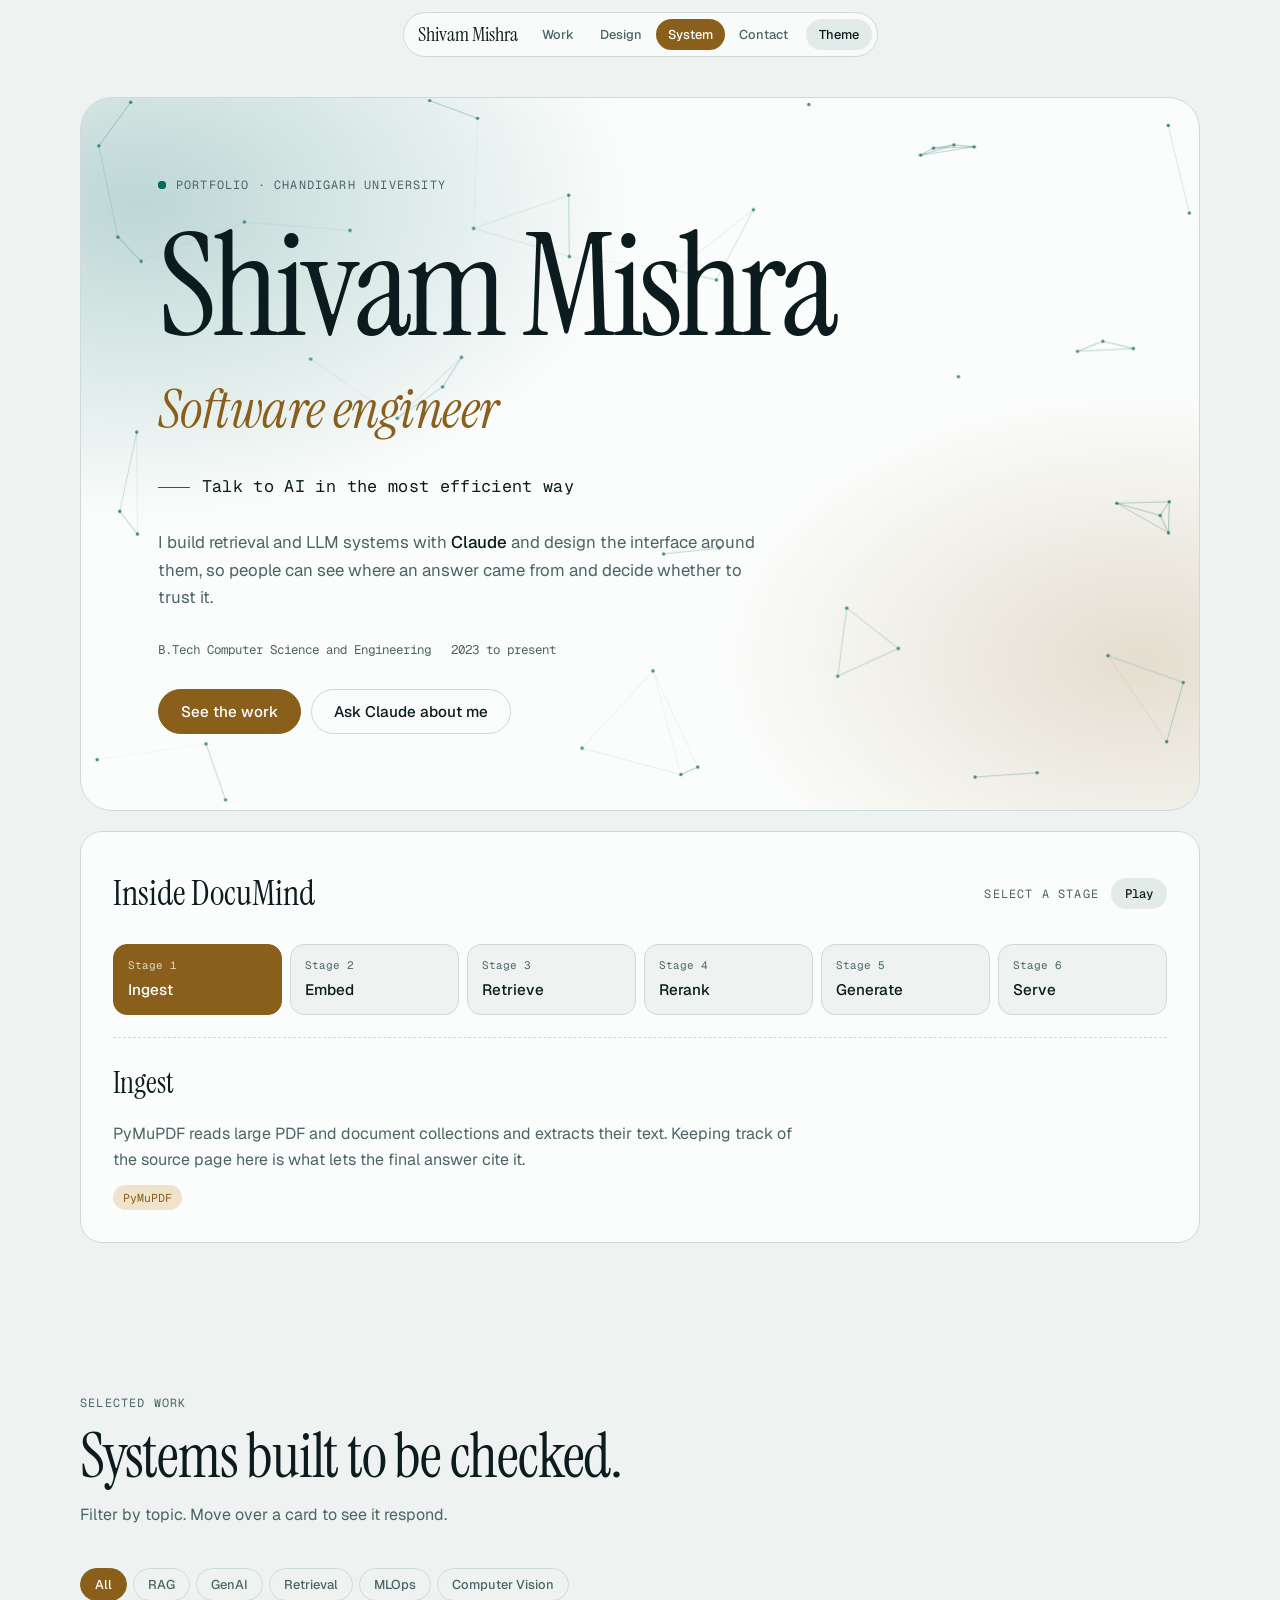
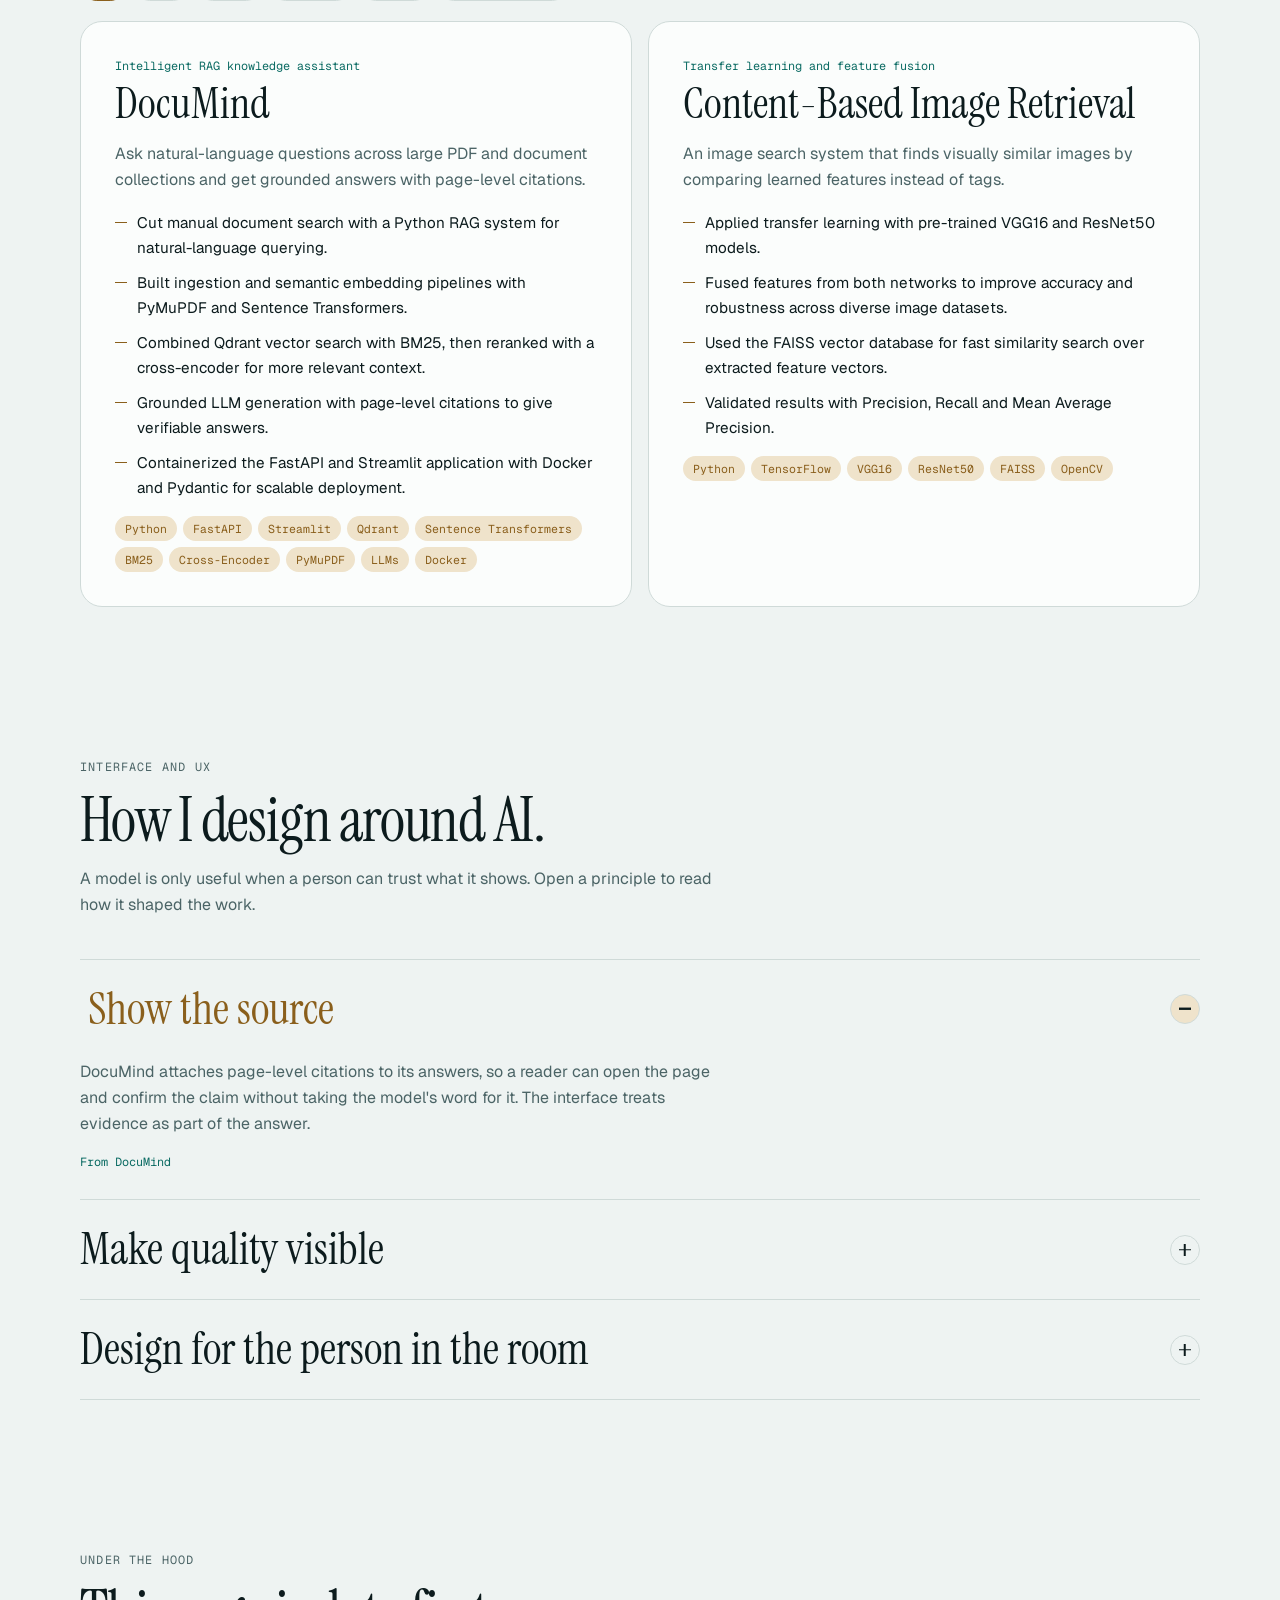
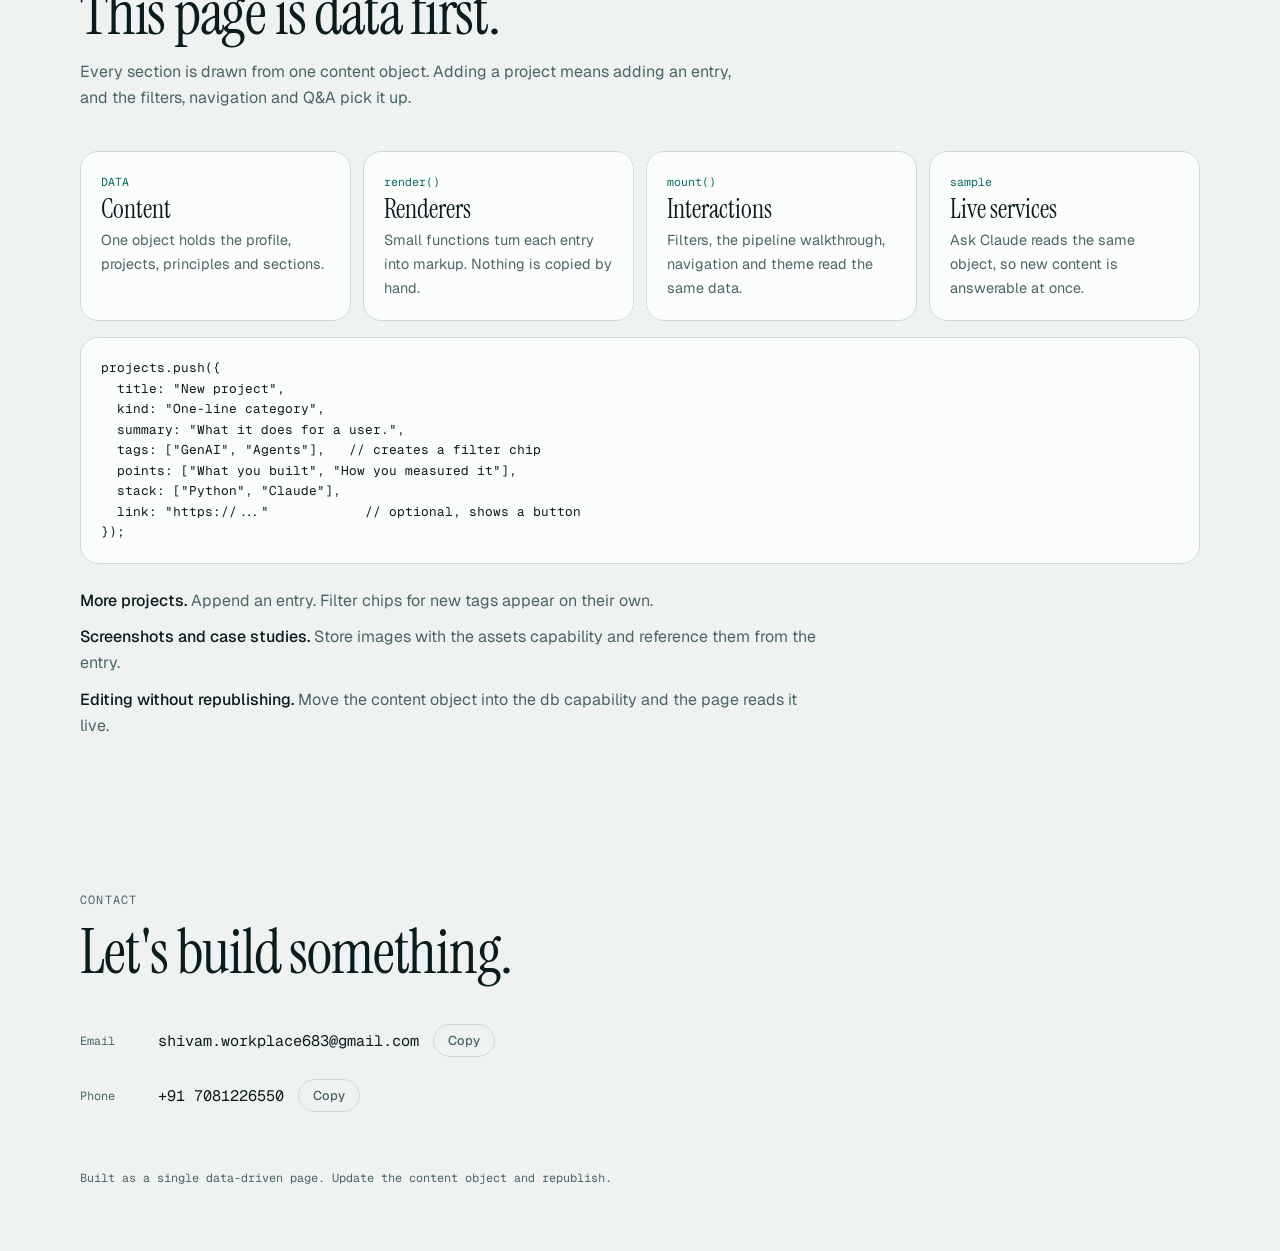
<file: index.html>
<!doctype html>
<html lang="en">
<head>
  <meta charset="utf-8">
  <meta name="viewport" content="width=device-width, initial-scale=1, viewport-fit=cover">
  <title>Shivam Mishra</title>
  <meta name="description" content="Portfolio of Shivam Mishra, software and AI engineer. Talk to AI in the most efficient way.">
  <meta name="theme-color" content="#081214">
  <meta property="og:title" content="Shivam Mishra">
  <meta property="og:description" content="Software engineer and AI engineer building retrieval and LLM systems with Claude.">
  <meta property="og:type" content="website">
  <link rel="icon" href="data:image/svg+xml,%3Csvg xmlns='http://www.w3.org/2000/svg' viewBox='0 0 64 64'%3E%3Crect width='64' height='64' rx='16' fill='%23081214'/%3E%3Ctext x='32' y='43' font-family='Georgia,serif' font-size='30' text-anchor='middle' fill='%23e5c992'%3ESM%3C/text%3E%3C/svg%3E">
  <link rel="stylesheet" href="https://fonts.googleapis.com/css2?family=Instrument+Serif:ital@0;1&family=Geist:wght@300..700&family=Geist+Mono:wght@400..600&display=swap">
  <link rel="stylesheet" href="styles.css">
</head>
<body>
<div id="prog" aria-hidden="true"></div>
<div id="glow" aria-hidden="true"></div>

<div class="shell">
  <header class="top">
    <div class="pill">
      <a class="brand" href="#top" aria-label="Shivam Mishra, top of page"><span class="full">Shivam Mishra</span><span class="ini">SM</span></a>
      <nav id="nav" aria-label="Sections"></nav>
      <button class="theme" id="theme" type="button">Theme</button>
    </div>
  </header>

  <main>
    <section id="top">
      <div class="hero-panel" id="hero-panel">
        <canvas id="net" aria-hidden="true"></canvas>
        <div class="eyebrow rise" style="--d: 0ms"><span class="pulse"></span><span id="h-eyebrow"></span></div>
        <h1 id="h-name"></h1>
        <p class="role-line rise" style="--d: 700ms" id="h-role" aria-live="off"></p>
        <p class="tagline rise" style="--d: 800ms" id="h-tagline"></p>
        <p class="about rise" style="--d: 900ms" id="h-about"></p>
        <div class="facts rise" style="--d: 950ms" id="h-facts"></div>
        <div class="cta rise" style="--d: 1050ms">
          <a class="btn primary" href="#work">See the work</a>
          <a class="btn" href="#ask" id="cta-ask">Ask Claude about me</a>
        </div>
      </div>
      <div class="pipe rv" id="pipe"></div>
    </section>

    <section id="ask" hidden>
      <div class="sec-head rv">
        <div class="eyebrow">Ask Claude</div>
        <h2>Talk to AI in the most efficient way.</h2>
        <p>Claude reads the details on this page and replies in a few sentences. It says so when something is not covered here.</p>
      </div>
      <div class="ask rv">
        <div class="chips" id="ask-chips"></div>
        <form class="ask-row" id="ask-form">
          <input id="ask-q" type="text" maxlength="300" placeholder="What has Shivam built with LLMs?" aria-label="Your question">
          <button class="btn primary" id="ask-go" type="submit">Ask</button>
        </form>
        <div class="answer" id="ask-out" role="status" aria-live="polite"></div>
        <p class="note">Answers are generated from this page's content. Check anything important with me directly.</p>
      </div>
    </section>

    <section id="work">
      <div class="sec-head rv">
        <div class="eyebrow">Selected work</div>
        <h2>Systems built to be checked.</h2>
        <p>Filter by topic. Move over a card to see it respond.</p>
      </div>
      <div class="chips rv" id="work-filters" style="margin-bottom: 20px"></div>
      <div class="cards" id="work-list"></div>
    </section>

    <section id="design">
      <div class="sec-head rv">
        <div class="eyebrow">Interface and UX</div>
        <h2>How I design around AI.</h2>
        <p>A model is only useful when a person can trust what it shows. Open a principle to read how it shaped the work.</p>
      </div>
      <div class="acc rv" id="acc"></div>
    </section>

    <section id="system">
      <div class="sec-head rv">
        <div class="eyebrow">Under the hood</div>
        <h2>This page is data first.</h2>
        <p>Every section is drawn from one content object. Adding a project means adding an entry, and the filters, navigation and Q&amp;A pick it up.</p>
      </div>
      <div class="layers rv" id="layers"></div>
      <pre class="code rv" id="schema"></pre>
      <ul class="growth rv" id="growth"></ul>
    </section>

    <section id="contact">
      <div class="sec-head rv">
        <div class="eyebrow">Contact</div>
        <h2>Let's build something.</h2>
      </div>
      <div class="contact-wrap rv" id="contact-list"></div>
      <footer id="foot"></footer>
    </section>
  </main>
</div>


<script src="script.js"></script>
</body>
</html>
</file>
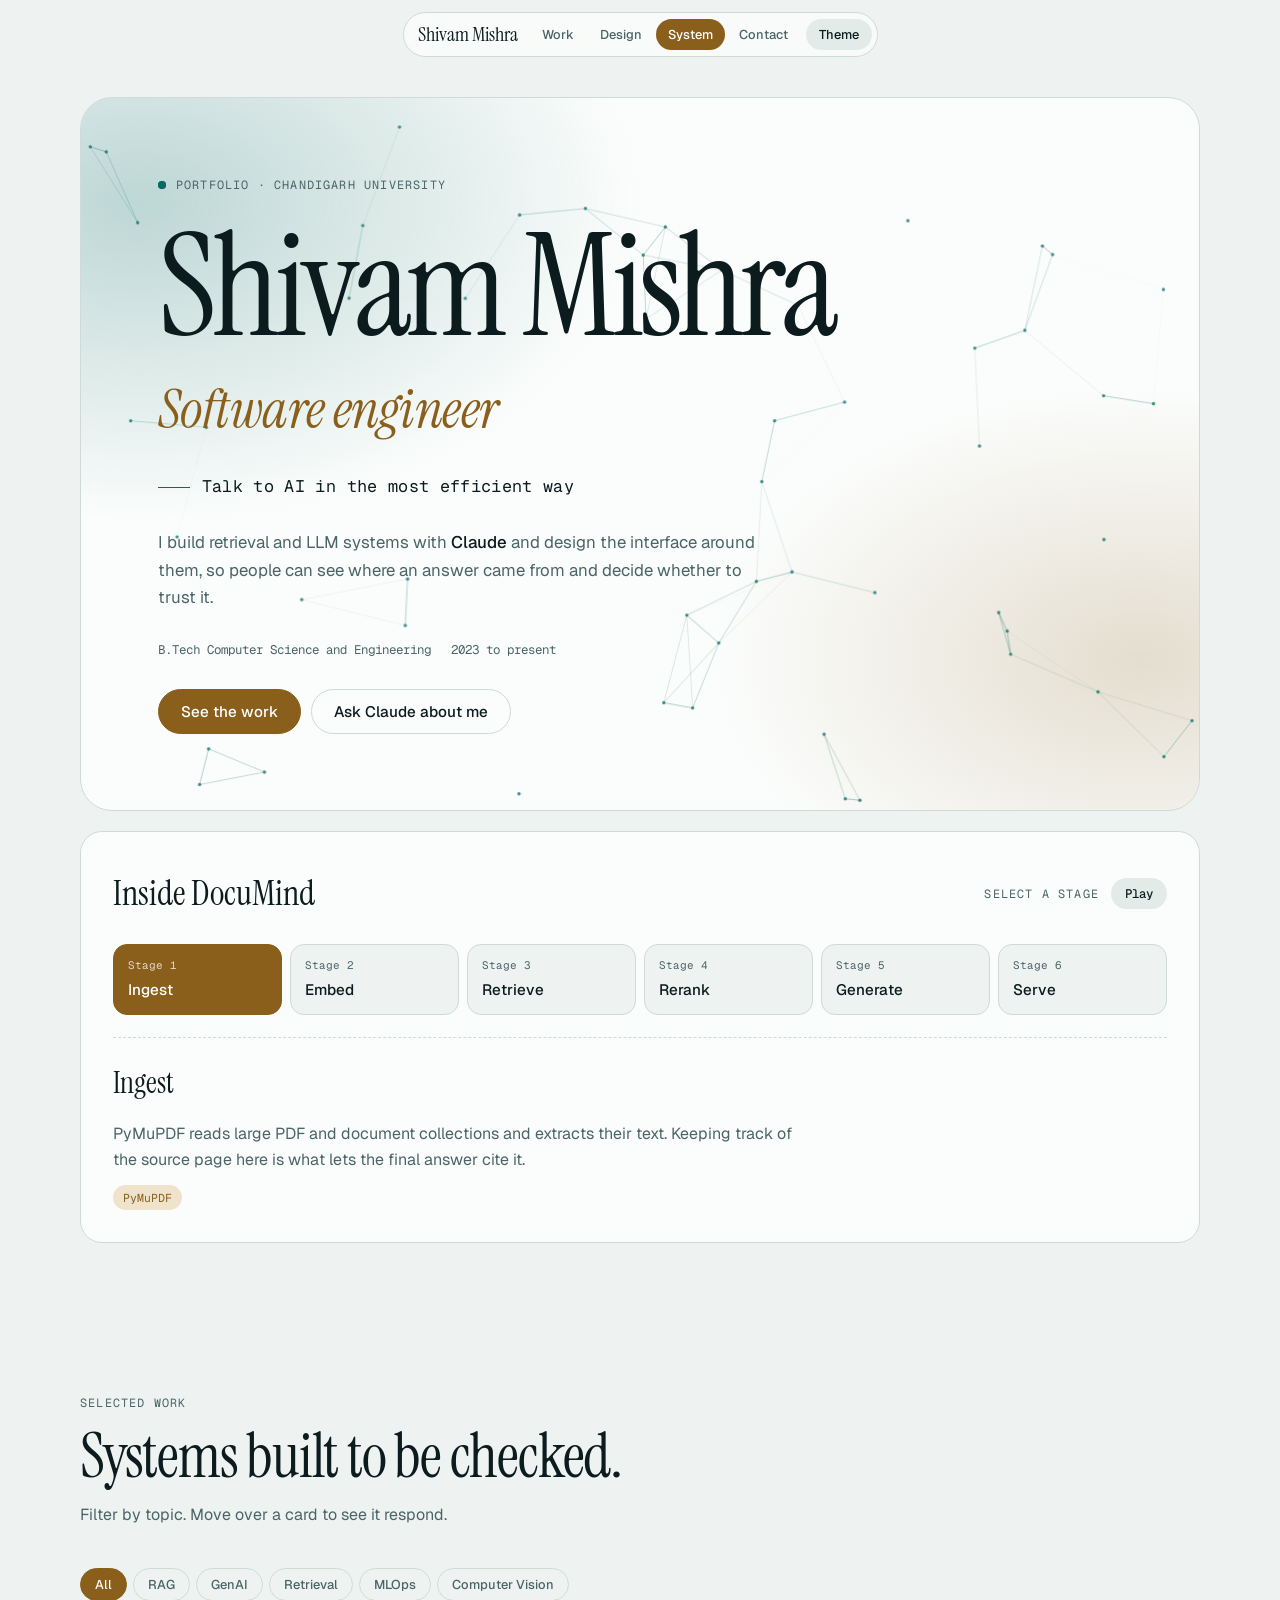
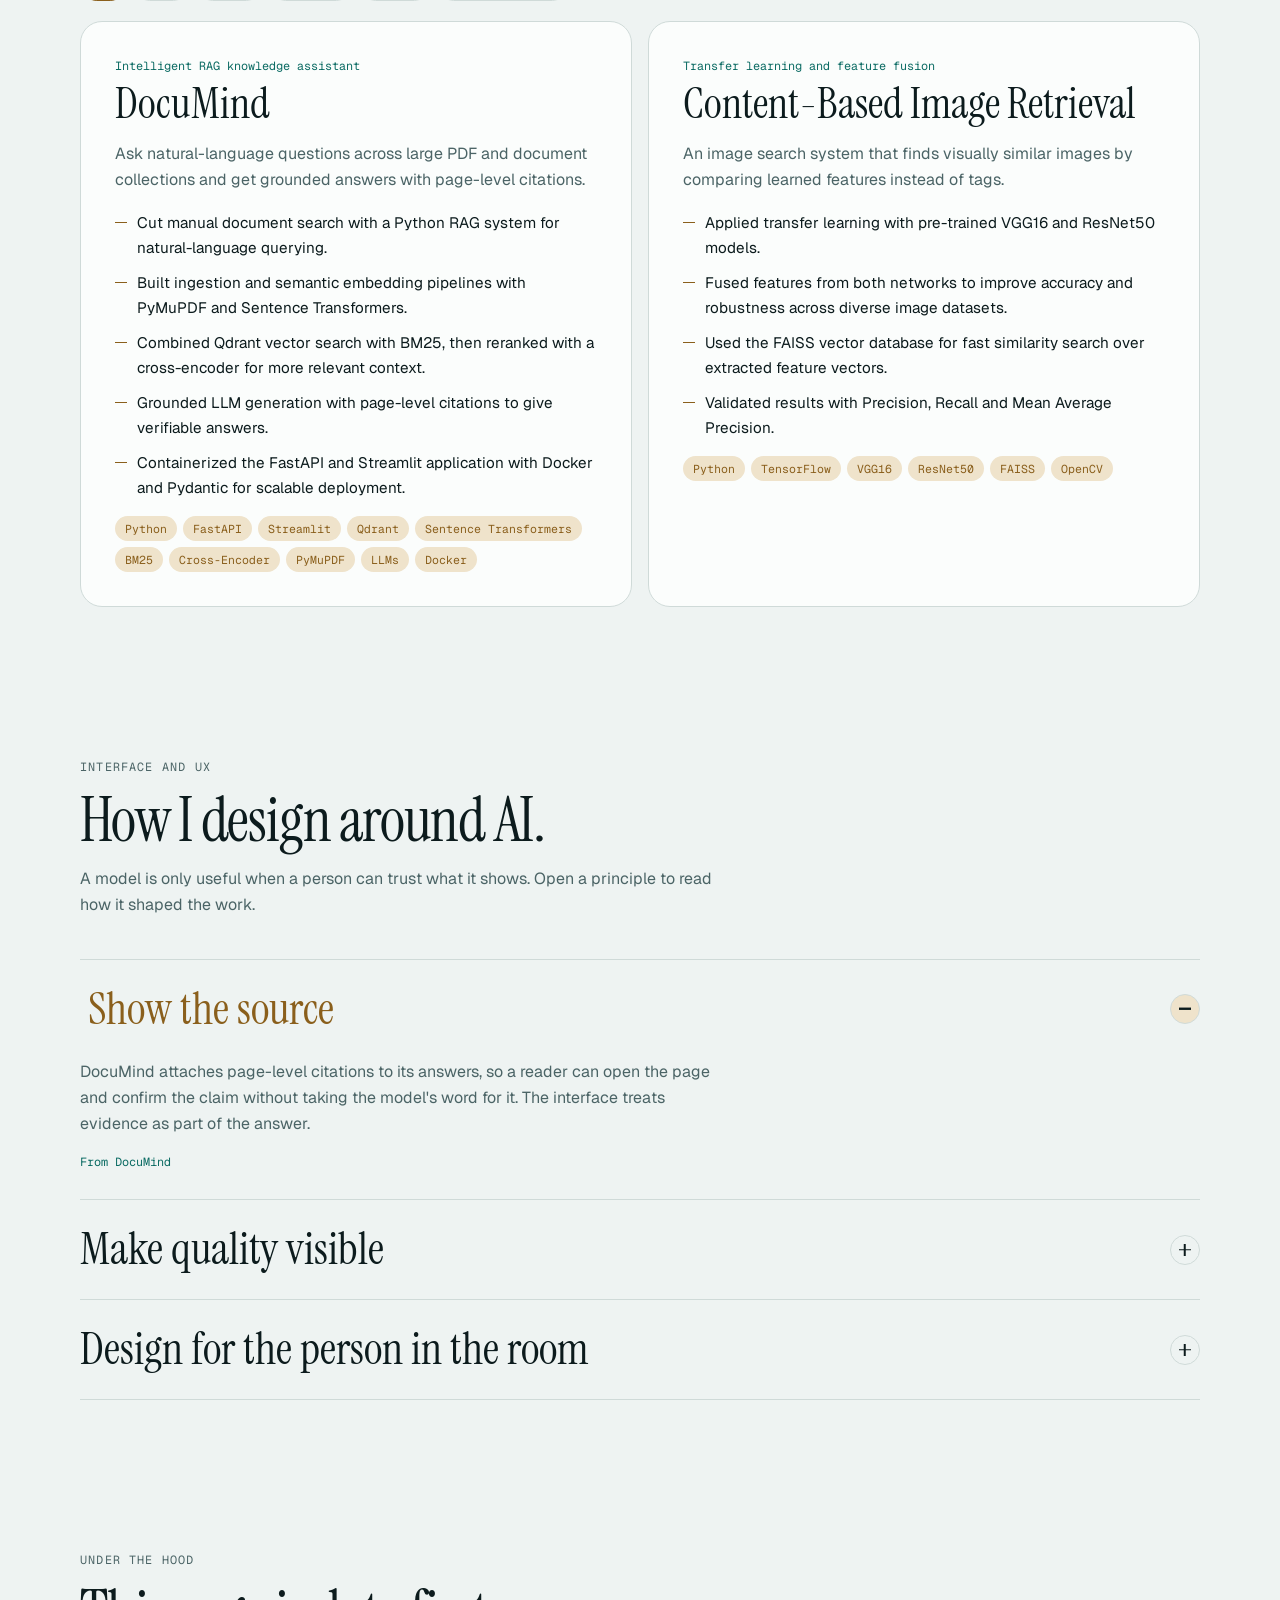
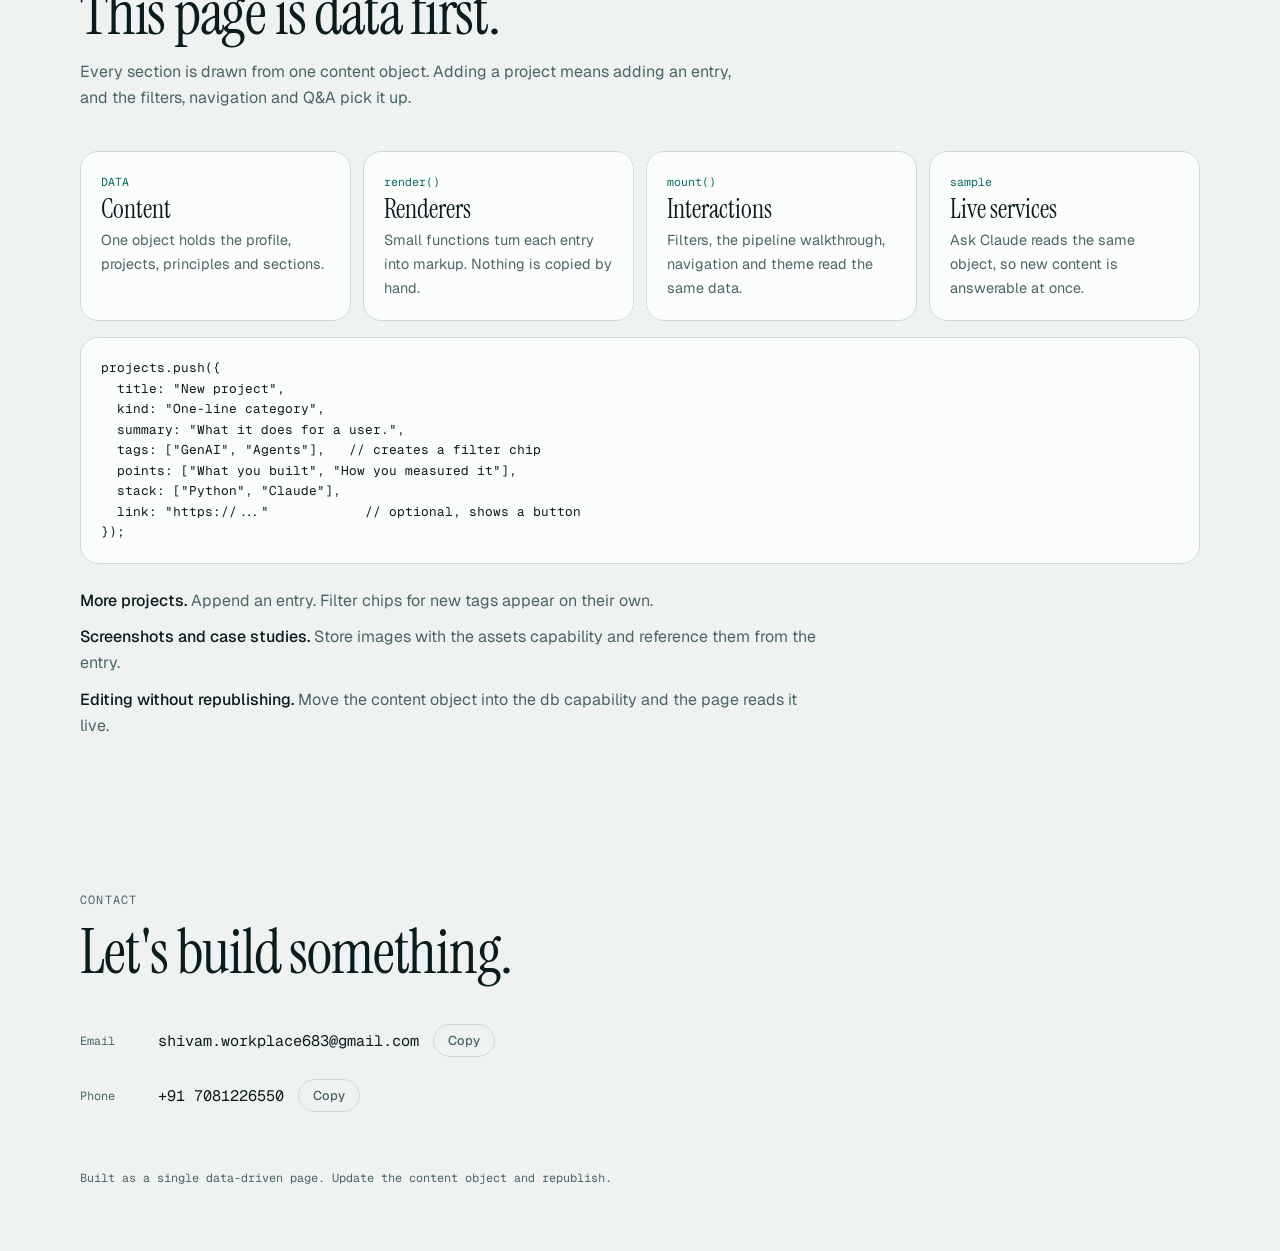
<file: Shivam Mishra.html>
<!doctype html><html><head><meta charset=utf8><meta name=viewport content="width=device-width,initial-scale=1,viewport-fit=cover"><style>:root{color-scheme:light;box-sizing:border-box;padding-top:env(safe-area-inset-top,0px);padding-bottom:env(safe-area-inset-bottom,0px)}html{scroll-padding-top:env(safe-area-inset-top,0px)}body{margin:0;padding:0;font:14px -apple-system,BlinkMacSystemFont,sans-serif;background:#fff;color:#000}img{max-width:100%}[hidden]:not([hidden=until-found i]){display:none!important}</style></head><body>
<title>Shivam Mishra</title>
<meta name="claude:viewport-fit-sides" content="cover">
<link rel="stylesheet" href="https://fonts.googleapis.com/css2?family=Instrument+Serif:ital@0;1&family=Geist:wght@300..700&family=Geist+Mono:wght@400..600&display=swap">
<style>
/* Layout concept: a floating glass nav over one wide column. The hero is a framed stage with a living network behind the name. Everything below is driven by the DATA object in the script. Palette: deep teal ground, pearl text, champagne accent, mint-teal highlight. */
:root {
  --bg: #eef3f2;
  --surface: #fbfdfc;
  --surface2: #e3ebe9;
  --ink: #0c1b1d;
  --muted: #4b6466;
  --line: #cfdad8;
  --accent: #8a5f1c;
  --accent-ink: #ffffff;
  --accent-soft: #efe3cb;
  --accent2: #0b6b63;
  --f-display: "Instrument Serif", "Iowan Old Style", Georgia, serif;
  --f-body: "Geist", system-ui, -apple-system, "Segoe UI", sans-serif;
  --f-mono: "Geist Mono", ui-monospace, "SFMono-Regular", Menlo, monospace;
  --ease: cubic-bezier(0.2, 0.7, 0.2, 1);
}
@media (prefers-color-scheme: dark) {
  :root:not([data-theme="light"]) {
    --bg: #081214; --surface: #0f1e20; --surface2: #142a2c; --ink: #e9f1ef; --muted: #8fa9a7;
    --line: #1d3436; --accent: #e5c992; --accent-ink: #1a1405; --accent-soft: #2a2414; --accent2: #4fd1b8;
    color-scheme: dark;
  }
}
:root[data-theme="dark"] {
  --bg: #081214; --surface: #0f1e20; --surface2: #142a2c; --ink: #e9f1ef; --muted: #8fa9a7;
  --line: #1d3436; --accent: #e5c992; --accent-ink: #1a1405; --accent-soft: #2a2414; --accent2: #4fd1b8;
  color-scheme: dark;
}

* { box-sizing: border-box; }
html { scroll-behavior: smooth; scroll-padding-top: 96px; }
body {
  background: var(--bg); color: var(--ink);
  font-family: var(--f-body); font-size: 16px; line-height: 1.65; font-weight: 400;
  padding-block: 0 64px;
  padding-left: max(16px, env(safe-area-inset-left, 0px));
  padding-right: max(16px, env(safe-area-inset-right, 0px));
  -webkit-font-smoothing: antialiased;
  overflow-x: hidden;
}
body::before { content: ""; position: fixed; inset: 0 0 auto; height: env(safe-area-inset-top, 0px); background: var(--bg); z-index: 45; }
h1, h2, h3 { font-family: var(--f-display); font-weight: 400; margin: 0; text-wrap: balance; }
p { margin: 0; }
ul { margin: 0; padding: 0; list-style: none; }
a { color: var(--accent); text-underline-offset: 3px; }
:focus-visible { outline: 2px solid var(--accent2); outline-offset: 3px; border-radius: 6px; }
::selection { background: var(--accent); color: var(--accent-ink); }

#prog {
  position: fixed; top: env(safe-area-inset-top, 0px); left: 0; right: 0; height: 2px; z-index: 60;
  background: linear-gradient(90deg, var(--accent2), var(--accent)); transform-origin: 0 50%; transform: scaleX(var(--p, 0));
}
#glow {
  position: fixed; left: 0; top: 0; width: 520px; height: 520px; border-radius: 50%; pointer-events: none; z-index: 0; opacity: 0;
  background: radial-gradient(circle, color-mix(in srgb, var(--accent2) 15%, transparent), transparent 65%); transition: opacity 0.5s;
}
.shell { position: relative; z-index: 1; max-width: 1120px; margin: 0 auto; }

/* nav */
.top { position: sticky; top: env(safe-area-inset-top, 0px); z-index: 50; display: flex; justify-content: center; padding-block: 12px; }
.pill {
  display: flex; align-items: center; gap: 6px; max-width: 100%; padding: 5px 5px 5px 14px; border-radius: 999px;
  background: color-mix(in srgb, var(--surface) 78%, transparent); border: 1px solid var(--line);
  -webkit-backdrop-filter: blur(14px); backdrop-filter: blur(14px);
}
.brand { font-family: var(--f-display); font-size: 1.25rem; color: var(--ink); text-decoration: none; white-space: nowrap; padding-right: 6px; }
.brand .full { display: none; }
@media (min-width: 620px) { .brand .full { display: inline; } .brand .ini { display: none; } }
#nav { display: flex; gap: 2px; overflow-x: auto; min-width: 0; scrollbar-width: none; }
#nav::-webkit-scrollbar { display: none; }
#nav a { font: 500 0.8rem var(--f-body); text-decoration: none; color: var(--muted); padding: 7px 12px; border-radius: 999px; white-space: nowrap; transition: color 0.25s, background 0.25s; }
#nav a:hover { color: var(--ink); }
#nav a[aria-current="true"] { color: var(--accent-ink); background: var(--accent); }
#nav a[hidden] { display: none; }
.theme { font: 500 0.8rem var(--f-body); color: var(--ink); background: var(--surface2); border: 0; border-radius: 999px; padding: 7px 13px; cursor: pointer; white-space: nowrap; transition: background 0.25s; }
.theme:hover { background: var(--accent-soft); }

main { display: flex; flex-direction: column; gap: clamp(88px, 14vw, 150px); padding-top: 28px; }
section { min-width: 0; }

/* reveal */
html.js .rv { opacity: 0.18; transform: translateY(22px); transition: opacity 0.8s var(--ease), transform 0.8s var(--ease); }
html.js .rv.in { opacity: 1; transform: none; }
.rise { animation: rise 0.9s var(--ease) backwards; animation-delay: var(--d, 0ms); }
@keyframes rise { from { opacity: 0; transform: translateY(18px); } }

.eyebrow { font-family: var(--f-mono); font-size: 0.74rem; letter-spacing: 0.1em; text-transform: uppercase; color: var(--muted); display: inline-flex; align-items: center; gap: 10px; }
.sec-head { display: grid; gap: 14px; margin-bottom: 40px; max-width: 60ch; }
.sec-head h2 { font-size: clamp(2.3rem, 6vw, 3.8rem); line-height: 1; letter-spacing: -0.02em; }
.sec-head p { color: var(--muted); }

/* hero */
.hero-panel {
  position: relative; overflow: hidden; border: 1px solid var(--line); border-radius: clamp(20px, 3vw, 32px);
  background: var(--surface); padding: clamp(28px, 6vw, 80px); display: grid; gap: 28px; isolation: isolate;
}
.hero-panel::before {
  content: ""; position: absolute; inset: -30%; z-index: -2; pointer-events: none;
  background:
    radial-gradient(40% 40% at 22% 28%, color-mix(in srgb, var(--accent2) 26%, transparent), transparent 70%),
    radial-gradient(34% 34% at 78% 68%, color-mix(in srgb, var(--accent) 20%, transparent), transparent 70%);
  animation: drift 22s ease-in-out infinite alternate;
}
@keyframes drift { to { transform: translate3d(6%, 4%, 0) rotate(8deg) scale(1.08); } }
#net { position: absolute; inset: 0; width: 100%; height: 100%; z-index: -1; }
.pulse { width: 8px; height: 8px; border-radius: 50%; background: var(--accent2); position: relative; }
.pulse::after { content: ""; position: absolute; inset: 0; border-radius: 50%; background: var(--accent2); animation: ping 2.2s ease-out infinite; }
@keyframes ping { to { transform: scale(3.4); opacity: 0; } }
h1 { font-size: clamp(3.4rem, 14vw, 9rem); line-height: 0.9; letter-spacing: -0.035em; }
h1 .w { display: inline-block; white-space: nowrap; }
.letter { display: inline-block; animation: letter 1s var(--ease) backwards; animation-delay: calc(var(--i) * 40ms + 150ms); }
@keyframes letter { from { opacity: 0; transform: translateY(0.45em); filter: blur(8px); } }
.role-line { font-family: var(--f-display); font-style: italic; font-size: clamp(1.9rem, 5.6vw, 3.4rem); line-height: 1.1; color: var(--accent); min-height: 1.2em; letter-spacing: -0.01em; }
.role-line span { display: inline-block; animation: rot 0.7s var(--ease); }
@keyframes rot { from { opacity: 0; transform: translateY(0.5em); } }
.tagline { font-family: var(--f-mono); font-size: clamp(0.85rem, 2.4vw, 1.05rem); letter-spacing: 0.02em; color: var(--ink); display: inline-flex; align-items: center; gap: 12px; }
.tagline::before { content: ""; width: 32px; height: 1px; background: var(--accent2); flex: none; }
.about { max-width: 56ch; color: var(--muted); font-size: 1.05rem; }
.about b { color: var(--ink); font-weight: 500; }
.facts { display: flex; flex-wrap: wrap; gap: 6px 20px; font-family: var(--f-mono); font-size: 0.78rem; color: var(--muted); }
.cta { display: flex; flex-wrap: wrap; gap: 10px; }
.btn {
  font: 500 0.95rem var(--f-body); text-decoration: none; padding: 12px 22px; border-radius: 999px; cursor: pointer;
  border: 1px solid var(--line); color: var(--ink); background: transparent; transition: transform 0.3s var(--ease), border-color 0.3s, background 0.3s;
}
.btn:hover { transform: translateY(-2px); border-color: var(--accent); }
.btn.primary { background: var(--accent); color: var(--accent-ink); border-color: var(--accent); }
.btn:disabled { opacity: 0.6; cursor: progress; transform: none; }

/* pipeline */
.pipe { margin-top: 20px; border: 1px solid var(--line); border-radius: 22px; background: var(--surface); padding: clamp(18px, 3vw, 32px); display: grid; gap: 22px; }
.pipe-top { display: flex; flex-wrap: wrap; justify-content: space-between; align-items: center; gap: 10px 16px; }
.pipe-top h2 { font-size: clamp(1.6rem, 3.6vw, 2.2rem); }
.pipe-ctl { display: flex; align-items: center; gap: 12px; }
.mini { font: 500 0.78rem var(--f-mono); color: var(--ink); background: var(--surface2); border: 0; border-radius: 999px; padding: 7px 14px; cursor: pointer; }
.mini:hover { background: var(--accent-soft); }
.stages { display: grid; grid-template-columns: repeat(auto-fit, minmax(128px, 1fr)); gap: 8px; }
.stage {
  position: relative; overflow: hidden; text-align: left; font: inherit; color: var(--ink); background: var(--bg);
  border: 1px solid var(--line); border-radius: 14px; padding: 12px 14px; cursor: pointer; display: grid; gap: 2px; min-width: 0;
  transition: transform 0.35s var(--ease), border-color 0.3s, background 0.3s;
}
.stage small { font-family: var(--f-mono); font-size: 0.68rem; color: var(--muted); }
.stage span { font-weight: 500; font-size: 0.95rem; }
.stage:hover { transform: translateY(-3px); border-color: var(--accent2); }
.stage[aria-pressed="true"] { background: var(--accent); border-color: var(--accent); color: var(--accent-ink); }
.stage[aria-pressed="true"] small { color: var(--accent-ink); opacity: 0.75; }
.stage::after { content: ""; position: absolute; left: 0; bottom: 0; height: 3px; width: 0; background: var(--accent-ink); }
.pipe.playing .stage[aria-pressed="true"]::after { animation: fill var(--dur, 3.8s) linear forwards; }
@keyframes fill { to { width: 100%; } }
.stage-detail { border-top: 1px dashed var(--line); padding-top: 20px; display: grid; gap: 12px; min-height: 9rem; align-content: start; }
.stage-detail > * { animation: rise 0.6s var(--ease) backwards; }
.stage-detail h3 { font-size: 1.9rem; }
.stage-detail p { max-width: 64ch; color: var(--muted); }
.tags { display: flex; flex-wrap: wrap; gap: 6px; }
.tags li { font-family: var(--f-mono); font-size: 0.72rem; padding: 3px 10px; border-radius: 999px; background: var(--accent-soft); color: var(--accent); }

/* ask */
.ask { border: 1px solid var(--line); border-radius: 22px; background: var(--surface); padding: clamp(18px, 3vw, 32px); display: grid; gap: 16px; }
.chips { display: flex; flex-wrap: wrap; gap: 6px; }
.chip { font: 500 0.8rem var(--f-body); padding: 7px 14px; border-radius: 999px; cursor: pointer; border: 1px solid var(--line); background: transparent; color: var(--muted); transition: all 0.25s; }
.chip:hover { border-color: var(--accent); color: var(--ink); transform: translateY(-1px); }
.chip[aria-pressed="true"] { background: var(--accent); border-color: var(--accent); color: var(--accent-ink); }
.ask-row { display: flex; flex-wrap: wrap; gap: 8px; }
.ask input { flex: 1 1 240px; min-width: 0; font: inherit; color: var(--ink); background: var(--bg); border: 1px solid var(--line); border-radius: 999px; padding: 12px 20px; transition: border-color 0.25s; }
.ask input:focus-visible { outline: 0; border-color: var(--accent2); }
.answer { white-space: pre-wrap; min-height: 3.4rem; border-left: 2px solid var(--accent); padding-left: 16px; max-width: 66ch; }
.answer:empty::before { content: "Answers appear here. They draw only on the details in this portfolio."; color: var(--muted); }
.note { font-size: 0.8rem; color: var(--muted); }

/* work */
.cards { display: grid; grid-template-columns: repeat(auto-fit, minmax(min(100%, 340px), 1fr)); gap: 16px; }
.card {
  position: relative; overflow: hidden; border: 1px solid var(--line); border-radius: 22px; background: var(--surface);
  padding: clamp(22px, 3vw, 34px); display: grid; gap: 16px; align-content: start; min-width: 0;
  animation: rise 0.7s var(--ease) backwards; animation-delay: var(--d, 0ms); transition: transform 0.45s var(--ease), border-color 0.3s;
}
.card::before {
  content: ""; position: absolute; inset: 0; pointer-events: none; opacity: 0; transition: opacity 0.35s;
  background: radial-gradient(380px circle at var(--mx, 50%) var(--my, 0%), color-mix(in srgb, var(--accent) 16%, transparent), transparent 60%);
}
.card:hover { transform: translateY(-4px); border-color: color-mix(in srgb, var(--accent) 55%, var(--line)); }
.card:hover::before { opacity: 1; }
.card > * { position: relative; }
.card .kind { font-family: var(--f-mono); font-size: 0.74rem; color: var(--accent2); }
.card h3 { font-size: clamp(2rem, 4vw, 2.7rem); line-height: 1; margin-top: 6px; }
.card .sum { color: var(--muted); }
.points { display: grid; gap: 10px; }
.points li { position: relative; padding-left: 22px; font-size: 0.95rem; }
.points li::before { content: ""; position: absolute; left: 0; top: 0.78em; width: 12px; height: 1px; background: var(--accent); transition: width 0.4s var(--ease); }
.card:hover .points li::before { width: 16px; }
.card .more { font-weight: 500; }

/* design accordion */
.acc { border-top: 1px solid var(--line); }
.acc-item { border-bottom: 1px solid var(--line); }
.acc-btn { width: 100%; display: flex; align-items: center; justify-content: space-between; gap: 16px; background: none; border: 0; color: var(--ink); font: inherit; text-align: left; padding: 26px 0; cursor: pointer; }
.acc-btn h3 { font-size: clamp(1.7rem, 4.2vw, 2.8rem); line-height: 1.05; transition: color 0.3s, transform 0.4s var(--ease); }
.acc-btn:hover h3, .acc-btn[aria-expanded="true"] h3 { color: var(--accent); transform: translateX(8px); }
.plus { flex: none; width: 30px; height: 30px; border: 1px solid var(--line); border-radius: 50%; position: relative; transition: transform 0.45s var(--ease), background 0.3s; }
.plus::before, .plus::after { content: ""; position: absolute; left: 50%; top: 50%; width: 12px; height: 1.5px; background: var(--ink); transform: translate(-50%, -50%); }
.plus::after { transform: translate(-50%, -50%) rotate(90deg); transition: transform 0.45s var(--ease); }
.acc-btn[aria-expanded="true"] .plus { transform: rotate(180deg); background: var(--accent-soft); }
.acc-btn[aria-expanded="true"] .plus::after { transform: translate(-50%, -50%) rotate(0deg); }
.acc-panel { display: grid; grid-template-rows: 0fr; transition: grid-template-rows 0.5s var(--ease); }
.acc-btn[aria-expanded="true"] + .acc-panel { grid-template-rows: 1fr; }
.acc-panel > div { overflow: hidden; min-height: 0; }
.acc-panel p { color: var(--muted); max-width: 58ch; padding-bottom: 14px; }
.acc-panel .src { display: block; font-family: var(--f-mono); font-size: 0.74rem; color: var(--accent2); padding-bottom: 28px; }

/* system */
.layers { display: grid; gap: 12px; grid-template-columns: repeat(auto-fit, minmax(210px, 1fr)); margin-bottom: 16px; }
.layer { border: 1px solid var(--line); border-radius: 18px; padding: 20px; background: var(--surface); display: grid; gap: 6px; align-content: start; transition: transform 0.4s var(--ease), border-color 0.3s; }
.layer:hover { transform: translateY(-4px); border-color: var(--accent2); }
.layer b { font-family: var(--f-display); font-weight: 400; font-size: 1.6rem; line-height: 1; }
.layer span { color: var(--muted); font-size: 0.9rem; }
.layer .mono { font-family: var(--f-mono); font-size: 0.72rem; color: var(--accent2); }
.code { font-family: var(--f-mono); font-size: 0.8rem; line-height: 1.6; background: var(--surface); border: 1px solid var(--line); border-radius: 18px; padding: 20px; overflow-x: auto; margin: 0; }
.growth { display: grid; gap: 10px; margin-top: 24px; }
.growth li { max-width: 68ch; color: var(--muted); }
.growth li b { color: var(--ink); font-weight: 500; }

/* contact */
.contact-wrap { display: grid; gap: 22px; }
.mail { font-family: var(--f-display); font-size: clamp(1.5rem, 6.4vw, 4rem); line-height: 1.05; color: var(--ink); text-decoration: none; overflow-wrap: anywhere; background: linear-gradient(var(--accent), var(--accent)) 0 100% / 0 2px no-repeat; transition: background-size 0.6s var(--ease), color 0.3s; padding-bottom: 6px; }
.mail:hover { background-size: 100% 2px; color: var(--accent); }
.contact-row { display: flex; flex-wrap: wrap; align-items: center; gap: 8px 14px; }
.contact-row .label { font-family: var(--f-mono); font-size: 0.74rem; color: var(--muted); width: 64px; }
.contact-row .val { font-family: var(--f-mono); font-size: 0.95rem; user-select: all; overflow-wrap: anywhere; min-width: 0; }
footer { margin-top: 56px; color: var(--muted); font-family: var(--f-mono); font-size: 0.74rem; }

@media (prefers-reduced-motion: reduce) {
  html { scroll-behavior: auto; }
  *, *::before, *::after { animation: none !important; transition: none !important; }
  html.js .rv { opacity: 1; transform: none; }
}
</style>

<div id="prog" aria-hidden="true"></div>
<div id="glow" aria-hidden="true"></div>

<div class="shell">
  <header class="top">
    <div class="pill">
      <a class="brand" href="#top" aria-label="Shivam Mishra, top of page"><span class="full">Shivam Mishra</span><span class="ini">SM</span></a>
      <nav id="nav" aria-label="Sections"></nav>
      <button class="theme" id="theme" type="button">Theme</button>
    </div>
  </header>

  <main>
    <section id="top">
      <div class="hero-panel" id="hero-panel">
        <canvas id="net" aria-hidden="true"></canvas>
        <div class="eyebrow rise" style="--d: 0ms"><span class="pulse"></span><span id="h-eyebrow"></span></div>
        <h1 id="h-name"></h1>
        <p class="role-line rise" style="--d: 700ms" id="h-role" aria-live="off"></p>
        <p class="tagline rise" style="--d: 800ms" id="h-tagline"></p>
        <p class="about rise" style="--d: 900ms" id="h-about"></p>
        <div class="facts rise" style="--d: 950ms" id="h-facts"></div>
        <div class="cta rise" style="--d: 1050ms">
          <a class="btn primary" href="#work">See the work</a>
          <a class="btn" href="#ask" id="cta-ask">Ask Claude about me</a>
        </div>
      </div>
      <div class="pipe rv" id="pipe"></div>
    </section>

    <section id="ask" hidden>
      <div class="sec-head rv">
        <div class="eyebrow">Ask Claude</div>
        <h2>Talk to AI in the most efficient way.</h2>
        <p>Claude reads the details on this page and replies in a few sentences. It says so when something is not covered here.</p>
      </div>
      <div class="ask rv">
        <div class="chips" id="ask-chips"></div>
        <form class="ask-row" id="ask-form">
          <input id="ask-q" type="text" maxlength="300" placeholder="What has Shivam built with LLMs?" aria-label="Your question">
          <button class="btn primary" id="ask-go" type="submit">Ask</button>
        </form>
        <div class="answer" id="ask-out" role="status" aria-live="polite"></div>
        <p class="note">Answers are generated from this page's content. Check anything important with me directly.</p>
      </div>
    </section>

    <section id="work">
      <div class="sec-head rv">
        <div class="eyebrow">Selected work</div>
        <h2>Systems built to be checked.</h2>
        <p>Filter by topic. Move over a card to see it respond.</p>
      </div>
      <div class="chips rv" id="work-filters" style="margin-bottom: 20px"></div>
      <div class="cards" id="work-list"></div>
    </section>

    <section id="design">
      <div class="sec-head rv">
        <div class="eyebrow">Interface and UX</div>
        <h2>How I design around AI.</h2>
        <p>A model is only useful when a person can trust what it shows. Open a principle to read how it shaped the work.</p>
      </div>
      <div class="acc rv" id="acc"></div>
    </section>

    <section id="system">
      <div class="sec-head rv">
        <div class="eyebrow">Under the hood</div>
        <h2>This page is data first.</h2>
        <p>Every section is drawn from one content object. Adding a project means adding an entry, and the filters, navigation and Q&amp;A pick it up.</p>
      </div>
      <div class="layers rv" id="layers"></div>
      <pre class="code rv" id="schema"></pre>
      <ul class="growth rv" id="growth"></ul>
    </section>

    <section id="contact">
      <div class="sec-head rv">
        <div class="eyebrow">Contact</div>
        <h2>Let's build something.</h2>
      </div>
      <div class="contact-wrap rv" id="contact-list"></div>
      <footer id="foot"></footer>
    </section>
  </main>
</div>

<script>
document.documentElement.classList.add("js");
const reduce = matchMedia("(prefers-reduced-motion: reduce)").matches;

/* ---------- Content: edit this object to update the whole page ---------- */
const DATA = {
  profile: {
    name: "Shivam Mishra",
    eyebrow: "Portfolio · Chandigarh University",
    roles: ["Software engineer", "AI engineer"],
    tagline: "Talk to AI in the most efficient way",
    about: "I build retrieval and LLM systems with <b>Claude</b> and design the interface around them, so people can see where an answer came from and decide whether to trust it.",
    facts: ["B.Tech Computer Science and Engineering", "2023 to present"]
  },
  sections: [
    { id: "ask", label: "Ask Claude" },
    { id: "work", label: "Work" },
    { id: "design", label: "Design" },
    { id: "system", label: "System" },
    { id: "contact", label: "Contact" }
  ],
  pipeline: {
    title: "Inside DocuMind",
    stages: [
      { label: "Ingest", stack: ["PyMuPDF"], detail: "PyMuPDF reads large PDF and document collections and extracts their text. Keeping track of the source page here is what lets the final answer cite it." },
      { label: "Embed", stack: ["Sentence Transformers", "Qdrant"], detail: "Sentence Transformers turn each passage into a semantic embedding, which is stored in the Qdrant vector database." },
      { label: "Retrieve", stack: ["Qdrant", "BM25"], detail: "Vector search and BM25 keyword search run together. Meaning-based and exact-term matches both make it into the candidate set." },
      { label: "Rerank", stack: ["Cross-Encoder"], detail: "A cross-encoder rescores the candidates against the question so the most relevant context reaches the model first." },
      { label: "Generate", stack: ["LLM", "Citations"], detail: "The LLM answers from the retrieved context and attaches page-level citations. Readers can verify each answer, which reduces hallucinations." },
      { label: "Serve", stack: ["FastAPI", "Streamlit", "Pydantic", "Docker"], detail: "A FastAPI backend and a Streamlit interface, validated with Pydantic and packaged in Docker for repeatable deployment." }
    ]
  },
  projects: [
    {
      title: "DocuMind",
      kind: "Intelligent RAG knowledge assistant",
      summary: "Ask natural-language questions across large PDF and document collections and get grounded answers with page-level citations.",
      tags: ["RAG", "GenAI", "Retrieval", "MLOps"],
      points: [
        "Cut manual document search with a Python RAG system for natural-language querying.",
        "Built ingestion and semantic embedding pipelines with PyMuPDF and Sentence Transformers.",
        "Combined Qdrant vector search with BM25, then reranked with a cross-encoder for more relevant context.",
        "Grounded LLM generation with page-level citations to give verifiable answers.",
        "Containerized the FastAPI and Streamlit application with Docker and Pydantic for scalable deployment."
      ],
      stack: ["Python", "FastAPI", "Streamlit", "Qdrant", "Sentence Transformers", "BM25", "Cross-Encoder", "PyMuPDF", "LLMs", "Docker"],
      link: null
    },
    {
      title: "Content-Based Image Retrieval",
      kind: "Transfer learning and feature fusion",
      summary: "An image search system that finds visually similar images by comparing learned features instead of tags.",
      tags: ["Computer Vision", "Retrieval"],
      points: [
        "Applied transfer learning with pre-trained VGG16 and ResNet50 models.",
        "Fused features from both networks to improve accuracy and robustness across diverse image datasets.",
        "Used the FAISS vector database for fast similarity search over extracted feature vectors.",
        "Validated results with Precision, Recall and Mean Average Precision."
      ],
      stack: ["Python", "TensorFlow", "VGG16", "ResNet50", "FAISS", "OpenCV"],
      link: null
    }
  ],
  principles: [
    { title: "Show the source", body: "DocuMind attaches page-level citations to its answers, so a reader can open the page and confirm the claim without taking the model's word for it. The interface treats evidence as part of the answer.", from: "From DocuMind" },
    { title: "Make quality visible", body: "The image retrieval work is judged with Precision, Recall and Mean Average Precision. A design choice needs a number beside it, and the interface should be able to show that number.", from: "From image retrieval" },
    { title: "Design for the person in the room", body: "Leading student workshops and hackathons taught me to write instructions and layouts that still work when people are rushed, distracted or seeing them for the first time.", from: "From leading campus events" }
  ],
  contact: [
    { label: "Email", value: "shivam.workplace683@gmail.com", href: "mailto:shivam.workplace683@gmail.com" },
    { label: "Phone", value: "+91 7081226550" }
  ]
};

/* ---------- Helpers ---------- */
const $ = (s, r) => (r || document).querySelector(s);
const esc = s => String(s).replace(/[&<>"']/g, c => ({ "&": "&amp;", "<": "&lt;", ">": "&gt;", '"': "&quot;", "'": "&#39;" }[c]));
const tagList = a => '<ul class="tags">' + a.map(x => "<li>" + esc(x) + "</li>").join("") + "</ul>";
const pointList = a => '<ul class="points">' + a.map(x => "<li>" + esc(x) + "</li>").join("") + "</ul>";

/* ---------- Hero ---------- */
function renderHero() {
  const p = DATA.profile;
  $("#h-eyebrow").textContent = p.eyebrow;
  let i = 0;
  const h = $("#h-name");
  h.setAttribute("aria-label", p.name);
  h.innerHTML = p.name.split(" ").map(word =>
    '<span class="w" aria-hidden="true">' + word.split("").map(ch => '<span class="letter" style="--i:' + (i++) + '">' + esc(ch) + "</span>").join("") + "</span>"
  ).join(" ");
  $("#h-tagline").textContent = p.tagline;
  $("#h-about").innerHTML = p.about;
  $("#h-facts").innerHTML = p.facts.map(f => "<span>" + esc(f) + "</span>").join("");

  const role = $("#h-role");
  if (reduce) { role.textContent = p.roles.join(" · "); return; }
  let r = 0;
  const set = () => { role.innerHTML = "<span>" + esc(p.roles[r]) + "</span>"; };
  set();
  setInterval(() => { r = (r + 1) % p.roles.length; set(); }, 2600);
}

/* living network behind the hero */
function mountNet() {
  const panel = $("#hero-panel"), c = $("#net"), ctx = c.getContext("2d");
  const css = getComputedStyle(document.documentElement);
  let w = 0, h = 0, nodes = [], mx = -1e3, my = -1e3, running = false, raf = 0;
  function size() {
    const r = panel.getBoundingClientRect(), d = Math.min(window.devicePixelRatio || 1, 2);
    w = r.width; h = r.height;
    c.width = Math.round(w * d); c.height = Math.round(h * d);
    ctx.setTransform(d, 0, 0, d, 0, 0);
    const n = Math.max(18, Math.min(64, Math.round(w * h / 15000)));
    nodes = Array.from({ length: n }, () => ({ x: Math.random() * w, y: Math.random() * h, vx: (Math.random() - 0.5) * 0.28, vy: (Math.random() - 0.5) * 0.28 }));
  }
  function frame() {
    ctx.clearRect(0, 0, w, h);
    const a = css.getPropertyValue("--accent").trim(), b = css.getPropertyValue("--accent2").trim();
    if (!reduce) {
      for (const n of nodes) {
        n.x += n.vx; n.y += n.vy;
        if (n.x < 0 || n.x > w) n.vx *= -1;
        if (n.y < 0 || n.y > h) n.vy *= -1;
        const dx = mx - n.x, dy = my - n.y, d2 = dx * dx + dy * dy;
        if (d2 < 22000 && d2 > 1) { n.x += dx * 0.012; n.y += dy * 0.012; }
      }
    }
    ctx.lineWidth = 1;
    for (let i = 0; i < nodes.length; i++) {
      const p = nodes[i];
      for (let j = i + 1; j < nodes.length; j++) {
        const q = nodes[j], dx = p.x - q.x, dy = p.y - q.y, d = dx * dx + dy * dy;
        if (d < 14400) { ctx.globalAlpha = (1 - d / 14400) * 0.35; ctx.strokeStyle = b; ctx.beginPath(); ctx.moveTo(p.x, p.y); ctx.lineTo(q.x, q.y); ctx.stroke(); }
      }
      const mdx = p.x - mx, mdy = p.y - my, md = mdx * mdx + mdy * mdy, near = md < 32400;
      if (near) { ctx.globalAlpha = (1 - md / 32400) * 0.7; ctx.strokeStyle = a; ctx.beginPath(); ctx.moveTo(p.x, p.y); ctx.lineTo(mx, my); ctx.stroke(); }
      ctx.globalAlpha = 0.75; ctx.fillStyle = near ? a : b; ctx.beginPath(); ctx.arc(p.x, p.y, 1.7, 0, 6.2832); ctx.fill();
    }
    ctx.globalAlpha = 1;
    if (running) raf = requestAnimationFrame(frame);
  }
  const start = () => { if (running || reduce) return; running = true; raf = requestAnimationFrame(frame); };
  const stop = () => { running = false; cancelAnimationFrame(raf); };
  size(); frame();
  if ("ResizeObserver" in window) new ResizeObserver(() => { size(); if (!running) frame(); }).observe(panel);
  panel.addEventListener("pointermove", e => { const r = c.getBoundingClientRect(); mx = e.clientX - r.left; my = e.clientY - r.top; });
  panel.addEventListener("pointerleave", () => { mx = -1e3; my = -1e3; });
  window.addEventListener("themechange", () => { if (!running) frame(); });
  if ("IntersectionObserver" in window) new IntersectionObserver(es => { es[0].isIntersecting ? start() : stop(); }).observe(panel);
  else start();
}

/* ---------- Pipeline walkthrough ---------- */
function mountPipeline() {
  const pl = DATA.pipeline, box = $("#pipe"), DUR = 3800;
  box.style.setProperty("--dur", DUR + "ms");
  box.innerHTML =
    '<div class="pipe-top"><h2>' + esc(pl.title) + '</h2><div class="pipe-ctl"><span class="eyebrow">Select a stage</span><button class="mini" id="pipe-play" type="button">Pause</button></div></div>' +
    '<div class="stages">' + pl.stages.map((s, i) =>
      '<button class="stage" type="button" data-i="' + i + '" aria-pressed="' + (i === 0) + '"><small>Stage ' + (i + 1) + "</small><span>" + esc(s.label) + "</span></button>").join("") + "</div>" +
    '<div class="stage-detail" id="stage-detail" aria-live="polite"></div>';
  const playBtn = $("#pipe-play");
  let cur = 0, playing = false, timer = 0, userStopped = reduce;
  function restartBar() { box.classList.remove("playing"); void box.offsetWidth; if (playing) box.classList.add("playing"); }
  function show(i) {
    cur = i;
    const s = pl.stages[i];
    $("#stage-detail").innerHTML = "<h3>" + esc(s.label) + "</h3><p>" + esc(s.detail) + "</p>" + tagList(s.stack);
    box.querySelectorAll(".stage").forEach(b => b.setAttribute("aria-pressed", String(Number(b.dataset.i) === i)));
    restartBar();
  }
  function setPlaying(on) {
    playing = on; clearInterval(timer);
    playBtn.textContent = on ? "Pause" : "Play";
    if (on) timer = setInterval(() => show((cur + 1) % pl.stages.length), DUR);
    restartBar();
  }
  box.addEventListener("click", e => {
    const b = e.target.closest(".stage");
    if (b) { userStopped = true; setPlaying(false); show(Number(b.dataset.i)); }
  });
  playBtn.addEventListener("click", () => { userStopped = playing; setPlaying(!playing); });
  show(0);
  if (reduce) { playBtn.textContent = "Play"; }
  if ("IntersectionObserver" in window) {
    new IntersectionObserver(es => {
      if (es[0].isIntersecting) { if (!userStopped && !playing) setPlaying(true); }
      else if (playing) setPlaying(false);
    }, { threshold: 0.35 }).observe(box);
  }
}

/* ---------- Work ---------- */
const renderProject = (p, i) =>
  '<article class="card" style="--d:' + (i * 110) + 'ms"><div><div class="kind">' + esc(p.kind) + "</div><h3>" + esc(p.title) + "</h3></div>" +
  '<p class="sum">' + esc(p.summary) + "</p>" + pointList(p.points) + tagList(p.stack) +
  (p.link ? '<a class="more" href="' + esc(p.link) + '" target="_blank" rel="noopener">Open the demo</a>' : "") + "</article>";

function mountFilter(filterEl, listEl, items, render) {
  const tags = ["All"].concat(Array.from(new Set(items.flatMap(i => i.tags))));
  filterEl.innerHTML = tags.map((t, i) => '<button type="button" class="chip" data-tag="' + esc(t) + '" aria-pressed="' + (i === 0) + '">' + esc(t) + "</button>").join("");
  const draw = tag => {
    listEl.innerHTML = items.filter(i => tag === "All" || i.tags.includes(tag)).map((it, i) => render(it, i)).join("");
    filterEl.querySelectorAll(".chip").forEach(b => b.setAttribute("aria-pressed", String(b.dataset.tag === tag)));
  };
  filterEl.addEventListener("click", e => { const b = e.target.closest(".chip"); if (b) draw(b.dataset.tag); });
  draw("All");
  listEl.addEventListener("pointermove", e => {
    const card = e.target.closest(".card"); if (!card) return;
    const r = card.getBoundingClientRect();
    card.style.setProperty("--mx", (e.clientX - r.left) + "px");
    card.style.setProperty("--my", (e.clientY - r.top) + "px");
  });
}

/* ---------- Design accordion ---------- */
function mountAcc() {
  const box = $("#acc");
  box.innerHTML = DATA.principles.map((p, i) =>
    '<div class="acc-item"><button class="acc-btn" type="button" id="acc-b' + i + '" aria-controls="acc-p' + i + '" aria-expanded="' + (i === 0) + '"><h3>' + esc(p.title) + '</h3><span class="plus" aria-hidden="true"></span></button>' +
    '<div class="acc-panel" id="acc-p' + i + '" role="region" aria-labelledby="acc-b' + i + '"><div><p>' + esc(p.body) + '</p><span class="src">' + esc(p.from) + "</span></div></div></div>").join("");
  box.addEventListener("click", e => {
    const b = e.target.closest(".acc-btn"); if (!b) return;
    const open = b.getAttribute("aria-expanded") === "true";
    box.querySelectorAll(".acc-btn").forEach(x => x.setAttribute("aria-expanded", "false"));
    if (!open) b.setAttribute("aria-expanded", "true");
  });
}

/* ---------- System + contact ---------- */
function renderStatic() {
  const layers = [
    ["Content", "One object holds the profile, projects, principles and sections.", "DATA"],
    ["Renderers", "Small functions turn each entry into markup. Nothing is copied by hand.", "render()"],
    ["Interactions", "Filters, the pipeline walkthrough, navigation and theme read the same data.", "mount()"],
    ["Live services", "Ask Claude reads the same object, so new content is answerable at once.", "sample"]
  ];
  $("#layers").innerHTML = layers.map(l => '<div class="layer"><span class="mono">' + esc(l[2]) + "</span><b>" + esc(l[0]) + "</b><span>" + esc(l[1]) + "</span></div>").join("");
  $("#schema").textContent =
'projects.push({\n  title: "New project",\n  kind: "One-line category",\n  summary: "What it does for a user.",\n  tags: ["GenAI", "Agents"],   // creates a filter chip\n  points: ["What you built", "How you measured it"],\n  stack: ["Python", "Claude"],\n  link: "https://..."            // optional, shows a button\n});';
  const growth = [
    "<b>More projects.</b> Append an entry. Filter chips for new tags appear on their own.",
    "<b>Screenshots and case studies.</b> Store images with the assets capability and reference them from the entry.",
    "<b>Editing without republishing.</b> Move the content object into the db capability and the page reads it live."
  ];
  $("#growth").innerHTML = growth.map(g => "<li>" + g + "</li>").join("");
  $("#foot").textContent = "Built as a single data-driven page. Update the content object and republish.";
}

function renderContact() {
  const box = $("#contact-list");
  box.innerHTML = DATA.contact.map((c, i) =>
    c.big
      ? '<div><a class="mail" href="' + esc(c.href) + '" id="mail-' + i + '">' + esc(c.value) + '</a></div><div class="contact-row"><span class="label">' + esc(c.label) + '</span><button class="chip" type="button" data-i="' + i + '">Copy address</button></div>'
      : '<div class="contact-row"><span class="label">' + esc(c.label) + '</span><span class="val">' + esc(c.value) + '</span><button class="chip" type="button" data-i="' + i + '">Copy</button></div>').join("");
  box.addEventListener("click", async e => {
    const b = e.target.closest("button[data-i]"); if (!b) return;
    const c = DATA.contact[Number(b.dataset.i)], orig = b.textContent;
    try { await navigator.clipboard.writeText(c.value); b.textContent = "Copied"; }
    catch (err) {
      const t = c.big ? document.getElementById("mail-" + b.dataset.i) : b.previousElementSibling;
      const r = document.createRange(); r.selectNodeContents(t);
      const s = getSelection(); s.removeAllRanges(); s.addRange(r); b.textContent = "Selected";
    }
    setTimeout(() => { b.textContent = orig; }, 1600);
  });
}

/* ---------- Nav, theme, scroll effects ---------- */
function renderNav() {
  $("#nav").innerHTML = DATA.sections.map(s => '<a href="#' + s.id + '" data-id="' + s.id + '">' + esc(s.label) + "</a>").join("");
  const askLink = $('#nav a[data-id="ask"]'); if (askLink) askLink.hidden = true;
  if (!("IntersectionObserver" in window)) return;
  const io = new IntersectionObserver(es => {
    es.forEach(e => { if (e.isIntersecting) document.querySelectorAll("#nav a").forEach(a => a.setAttribute("aria-current", String(a.dataset.id === e.target.id))); });
  }, { rootMargin: "-30% 0px -60% 0px" });
  DATA.sections.forEach(s => { const el = document.getElementById(s.id); if (el) io.observe(el); });
}

function mountTheme() {
  const root = document.documentElement;
  try { const t = localStorage.getItem("theme"); if (t === "dark" || t === "light") root.dataset.theme = t; } catch (e) {}
  $("#theme").addEventListener("click", () => {
    const cur = root.dataset.theme || (matchMedia("(prefers-color-scheme: dark)").matches ? "dark" : "light");
    const next = cur === "dark" ? "light" : "dark";
    root.dataset.theme = next;
    try { localStorage.setItem("theme", next); } catch (e) {}
    window.dispatchEvent(new Event("themechange"));
  });
}

function mountEffects() {
  const els = document.querySelectorAll(".rv");
  if (reduce || !("IntersectionObserver" in window)) els.forEach(e => e.classList.add("in"));
  else {
    const io = new IntersectionObserver(es => es.forEach(e => { if (e.isIntersecting) { e.target.classList.add("in"); io.unobserve(e.target); } }), { rootMargin: "0px 0px -6% 0px" });
    els.forEach(e => io.observe(e));
  }
  const p = $("#prog"); let tick = false;
  const upd = () => { tick = false; const max = document.documentElement.scrollHeight - innerHeight; p.style.setProperty("--p", max > 0 ? Math.min(1, scrollY / max) : 0); };
  addEventListener("scroll", () => { if (!tick) { tick = true; requestAnimationFrame(upd); } }, { passive: true });
  upd();
  if (!reduce && matchMedia("(pointer: fine)").matches) {
    const g = $("#glow"); let t = false, x = 0, y = 0;
    addEventListener("pointermove", e => {
      x = e.clientX; y = e.clientY;
      if (!t) { t = true; requestAnimationFrame(() => { t = false; g.style.transform = "translate3d(" + (x - 260) + "px," + (y - 260) + "px,0)"; g.style.opacity = "1"; }); }
    }, { passive: true });
  }
}

/* ---------- Ask Claude (runtime capability, optional) ---------- */
const ASK_SUGGESTIONS = [
  "What has Shivam built with LLMs?",
  "How does DocuMind reduce hallucinations?",
  "How does he think about UX for AI?",
  "How can I contact him?"
];
const aiContext = () => JSON.stringify({ profile: DATA.profile, pipeline: DATA.pipeline.stages, projects: DATA.projects, principles: DATA.principles, contact: DATA.contact });

async function mountAsk() {
  let sample = null;
  try { sample = await claude.use("sample"); } catch (e) { sample = null; }
  if (!sample) return;
  $("#ask").hidden = false;
  const link = $('#nav a[data-id="ask"]'); if (link) link.hidden = false;
  const out = $("#ask-out"), input = $("#ask-q"), go = $("#ask-go");
  $("#ask-chips").innerHTML = ASK_SUGGESTIONS.map(q => '<button class="chip" type="button">' + esc(q) + "</button>").join("");
  let ctrl = null;
  async function ask(q) {
    q = q.trim().slice(0, 300);
    if (!q) return;
    if (ctrl) ctrl.abort();
    ctrl = new AbortController();
    go.disabled = true;
    out.textContent = "Thinking...";
    const prompt =
      "You answer questions about Shivam Mishra for people reading his portfolio. Use only the JSON below. " +
      "Write in the third person, in plain text with no markdown, in under 110 words. " +
      "If the JSON does not contain the answer, say the portfolio does not cover it. " +
      "Never invent employers, dates, metrics, links or claims.\n\nJSON:\n" + aiContext() + "\n\nQuestion: " + q;
    try {
      await sample(prompt, { cache: false, signal: ctrl.signal, onText: ({ text }) => { out.textContent = text; } });
    } catch (err) {
      if (err && err.name === "AbortError") return;
      const code = err && err.code;
      out.textContent = code === "rate_limited" ? "Too many questions in a short time. Try again in a minute."
        : code === "not_granted" ? "Live answers need permission. Allow the request when it appears, then ask again."
        : (err && err.text) ? err.text : "That did not work. Try asking again.";
    } finally { go.disabled = false; }
  }
  $("#ask-form").addEventListener("submit", e => { e.preventDefault(); ask(input.value); });
  $("#ask-chips").addEventListener("click", e => {
    const b = e.target.closest(".chip"); if (!b) return;
    input.value = b.textContent; ask(b.textContent);
  });
}

/* ---------- Boot ---------- */
renderHero();
renderNav();
mountNet();
mountPipeline();
mountFilter($("#work-filters"), $("#work-list"), DATA.projects, renderProject);
mountAcc();
renderStatic();
renderContact();
mountTheme();
mountEffects();
mountAsk();
</script>

</body></html>
</file>
<file: styles.css>
/* Base reset (the claude.ai artifact host supplies this automatically; standalone pages need it) */
:root { color-scheme: light; padding-block: env(safe-area-inset-top, 0px) env(safe-area-inset-bottom, 0px); }
body { margin: 0; }
img { max-width: 100%; }
[hidden] { display: none !important; }

/* Layout concept: a floating glass nav over one wide column. The hero is a framed stage with a living network behind the name. Everything below is driven by the DATA object in the script. Palette: deep teal ground, pearl text, champagne accent, mint-teal highlight. */
:root {
  --bg: #eef3f2;
  --surface: #fbfdfc;
  --surface2: #e3ebe9;
  --ink: #0c1b1d;
  --muted: #4b6466;
  --line: #cfdad8;
  --accent: #8a5f1c;
  --accent-ink: #ffffff;
  --accent-soft: #efe3cb;
  --accent2: #0b6b63;
  --f-display: "Instrument Serif", "Iowan Old Style", Georgia, serif;
  --f-body: "Geist", system-ui, -apple-system, "Segoe UI", sans-serif;
  --f-mono: "Geist Mono", ui-monospace, "SFMono-Regular", Menlo, monospace;
  --ease: cubic-bezier(0.2, 0.7, 0.2, 1);
}
@media (prefers-color-scheme: dark) {
  :root:not([data-theme="light"]) {
    --bg: #081214; --surface: #0f1e20; --surface2: #142a2c; --ink: #e9f1ef; --muted: #8fa9a7;
    --line: #1d3436; --accent: #e5c992; --accent-ink: #1a1405; --accent-soft: #2a2414; --accent2: #4fd1b8;
    color-scheme: dark;
  }
}
:root[data-theme="dark"] {
  --bg: #081214; --surface: #0f1e20; --surface2: #142a2c; --ink: #e9f1ef; --muted: #8fa9a7;
  --line: #1d3436; --accent: #e5c992; --accent-ink: #1a1405; --accent-soft: #2a2414; --accent2: #4fd1b8;
  color-scheme: dark;
}

* { box-sizing: border-box; }
html { scroll-behavior: smooth; scroll-padding-top: 96px; }
body {
  background: var(--bg); color: var(--ink);
  font-family: var(--f-body); font-size: 16px; line-height: 1.65; font-weight: 400;
  padding-block: 0 64px;
  padding-left: max(16px, env(safe-area-inset-left, 0px));
  padding-right: max(16px, env(safe-area-inset-right, 0px));
  -webkit-font-smoothing: antialiased;
  overflow-x: hidden;
}
body::before { content: ""; position: fixed; inset: 0 0 auto; height: env(safe-area-inset-top, 0px); background: var(--bg); z-index: 45; }
h1, h2, h3 { font-family: var(--f-display); font-weight: 400; margin: 0; text-wrap: balance; }
p { margin: 0; }
ul { margin: 0; padding: 0; list-style: none; }
a { color: var(--accent); text-underline-offset: 3px; }
:focus-visible { outline: 2px solid var(--accent2); outline-offset: 3px; border-radius: 6px; }
::selection { background: var(--accent); color: var(--accent-ink); }

#prog {
  position: fixed; top: env(safe-area-inset-top, 0px); left: 0; right: 0; height: 2px; z-index: 60;
  background: linear-gradient(90deg, var(--accent2), var(--accent)); transform-origin: 0 50%; transform: scaleX(var(--p, 0));
}
#glow {
  position: fixed; left: 0; top: 0; width: 520px; height: 520px; border-radius: 50%; pointer-events: none; z-index: 0; opacity: 0;
  background: radial-gradient(circle, color-mix(in srgb, var(--accent2) 15%, transparent), transparent 65%); transition: opacity 0.5s;
}
.shell { position: relative; z-index: 1; max-width: 1120px; margin: 0 auto; }

/* nav */
.top { position: sticky; top: env(safe-area-inset-top, 0px); z-index: 50; display: flex; justify-content: center; padding-block: 12px; }
.pill {
  display: flex; align-items: center; gap: 6px; max-width: 100%; padding: 5px 5px 5px 14px; border-radius: 999px;
  background: color-mix(in srgb, var(--surface) 78%, transparent); border: 1px solid var(--line);
  -webkit-backdrop-filter: blur(14px); backdrop-filter: blur(14px);
}
.brand { font-family: var(--f-display); font-size: 1.25rem; color: var(--ink); text-decoration: none; white-space: nowrap; padding-right: 6px; }
.brand .full { display: none; }
@media (min-width: 620px) { .brand .full { display: inline; } .brand .ini { display: none; } }
#nav { display: flex; gap: 2px; overflow-x: auto; min-width: 0; scrollbar-width: none; }
#nav::-webkit-scrollbar { display: none; }
#nav a { font: 500 0.8rem var(--f-body); text-decoration: none; color: var(--muted); padding: 7px 12px; border-radius: 999px; white-space: nowrap; transition: color 0.25s, background 0.25s; }
#nav a:hover { color: var(--ink); }
#nav a[aria-current="true"] { color: var(--accent-ink); background: var(--accent); }
#nav a[hidden] { display: none; }
.theme { font: 500 0.8rem var(--f-body); color: var(--ink); background: var(--surface2); border: 0; border-radius: 999px; padding: 7px 13px; cursor: pointer; white-space: nowrap; transition: background 0.25s; }
.theme:hover { background: var(--accent-soft); }

main { display: flex; flex-direction: column; gap: clamp(88px, 14vw, 150px); padding-top: 28px; }
section { min-width: 0; }

/* reveal */
html.js .rv { opacity: 0.18; transform: translateY(22px); transition: opacity 0.8s var(--ease), transform 0.8s var(--ease); }
html.js .rv.in { opacity: 1; transform: none; }
.rise { animation: rise 0.9s var(--ease) backwards; animation-delay: var(--d, 0ms); }
@keyframes rise { from { opacity: 0; transform: translateY(18px); } }

.eyebrow { font-family: var(--f-mono); font-size: 0.74rem; letter-spacing: 0.1em; text-transform: uppercase; color: var(--muted); display: inline-flex; align-items: center; gap: 10px; }
.sec-head { display: grid; gap: 14px; margin-bottom: 40px; max-width: 60ch; }
.sec-head h2 { font-size: clamp(2.3rem, 6vw, 3.8rem); line-height: 1; letter-spacing: -0.02em; }
.sec-head p { color: var(--muted); }

/* hero */
.hero-panel {
  position: relative; overflow: hidden; border: 1px solid var(--line); border-radius: clamp(20px, 3vw, 32px);
  background: var(--surface); padding: clamp(28px, 6vw, 80px); display: grid; gap: 28px; isolation: isolate;
}
.hero-panel::before {
  content: ""; position: absolute; inset: -30%; z-index: -2; pointer-events: none;
  background:
    radial-gradient(40% 40% at 22% 28%, color-mix(in srgb, var(--accent2) 26%, transparent), transparent 70%),
    radial-gradient(34% 34% at 78% 68%, color-mix(in srgb, var(--accent) 20%, transparent), transparent 70%);
  animation: drift 22s ease-in-out infinite alternate;
}
@keyframes drift { to { transform: translate3d(6%, 4%, 0) rotate(8deg) scale(1.08); } }
#net { position: absolute; inset: 0; width: 100%; height: 100%; z-index: -1; }
.pulse { width: 8px; height: 8px; border-radius: 50%; background: var(--accent2); position: relative; }
.pulse::after { content: ""; position: absolute; inset: 0; border-radius: 50%; background: var(--accent2); animation: ping 2.2s ease-out infinite; }
@keyframes ping { to { transform: scale(3.4); opacity: 0; } }
h1 { font-size: clamp(3.4rem, 14vw, 9rem); line-height: 0.9; letter-spacing: -0.035em; }
h1 .w { display: inline-block; white-space: nowrap; }
.letter { display: inline-block; animation: letter 1s var(--ease) backwards; animation-delay: calc(var(--i) * 40ms + 150ms); }
@keyframes letter { from { opacity: 0; transform: translateY(0.45em); filter: blur(8px); } }
.role-line { font-family: var(--f-display); font-style: italic; font-size: clamp(1.9rem, 5.6vw, 3.4rem); line-height: 1.1; color: var(--accent); min-height: 1.2em; letter-spacing: -0.01em; }
.role-line span { display: inline-block; animation: rot 0.7s var(--ease); }
@keyframes rot { from { opacity: 0; transform: translateY(0.5em); } }
.tagline { font-family: var(--f-mono); font-size: clamp(0.85rem, 2.4vw, 1.05rem); letter-spacing: 0.02em; color: var(--ink); display: inline-flex; align-items: center; gap: 12px; }
.tagline::before { content: ""; width: 32px; height: 1px; background: var(--accent2); flex: none; }
.about { max-width: 56ch; color: var(--muted); font-size: 1.05rem; }
.about b { color: var(--ink); font-weight: 500; }
.facts { display: flex; flex-wrap: wrap; gap: 6px 20px; font-family: var(--f-mono); font-size: 0.78rem; color: var(--muted); }
.cta { display: flex; flex-wrap: wrap; gap: 10px; }
.btn {
  font: 500 0.95rem var(--f-body); text-decoration: none; padding: 12px 22px; border-radius: 999px; cursor: pointer;
  border: 1px solid var(--line); color: var(--ink); background: transparent; transition: transform 0.3s var(--ease), border-color 0.3s, background 0.3s;
}
.btn:hover { transform: translateY(-2px); border-color: var(--accent); }
.btn.primary { background: var(--accent); color: var(--accent-ink); border-color: var(--accent); }
.btn:disabled { opacity: 0.6; cursor: progress; transform: none; }

/* pipeline */
.pipe { margin-top: 20px; border: 1px solid var(--line); border-radius: 22px; background: var(--surface); padding: clamp(18px, 3vw, 32px); display: grid; gap: 22px; }
.pipe-top { display: flex; flex-wrap: wrap; justify-content: space-between; align-items: center; gap: 10px 16px; }
.pipe-top h2 { font-size: clamp(1.6rem, 3.6vw, 2.2rem); }
.pipe-ctl { display: flex; align-items: center; gap: 12px; }
.mini { font: 500 0.78rem var(--f-mono); color: var(--ink); background: var(--surface2); border: 0; border-radius: 999px; padding: 7px 14px; cursor: pointer; }
.mini:hover { background: var(--accent-soft); }
.stages { display: grid; grid-template-columns: repeat(auto-fit, minmax(128px, 1fr)); gap: 8px; }
.stage {
  position: relative; overflow: hidden; text-align: left; font: inherit; color: var(--ink); background: var(--bg);
  border: 1px solid var(--line); border-radius: 14px; padding: 12px 14px; cursor: pointer; display: grid; gap: 2px; min-width: 0;
  transition: transform 0.35s var(--ease), border-color 0.3s, background 0.3s;
}
.stage small { font-family: var(--f-mono); font-size: 0.68rem; color: var(--muted); }
.stage span { font-weight: 500; font-size: 0.95rem; }
.stage:hover { transform: translateY(-3px); border-color: var(--accent2); }
.stage[aria-pressed="true"] { background: var(--accent); border-color: var(--accent); color: var(--accent-ink); }
.stage[aria-pressed="true"] small { color: var(--accent-ink); opacity: 0.75; }
.stage::after { content: ""; position: absolute; left: 0; bottom: 0; height: 3px; width: 0; background: var(--accent-ink); }
.pipe.playing .stage[aria-pressed="true"]::after { animation: fill var(--dur, 3.8s) linear forwards; }
@keyframes fill { to { width: 100%; } }
.stage-detail { border-top: 1px dashed var(--line); padding-top: 20px; display: grid; gap: 12px; min-height: 9rem; align-content: start; }
.stage-detail > * { animation: rise 0.6s var(--ease) backwards; }
.stage-detail h3 { font-size: 1.9rem; }
.stage-detail p { max-width: 64ch; color: var(--muted); }
.tags { display: flex; flex-wrap: wrap; gap: 6px; }
.tags li { font-family: var(--f-mono); font-size: 0.72rem; padding: 3px 10px; border-radius: 999px; background: var(--accent-soft); color: var(--accent); }

/* ask */
.ask { border: 1px solid var(--line); border-radius: 22px; background: var(--surface); padding: clamp(18px, 3vw, 32px); display: grid; gap: 16px; }
.chips { display: flex; flex-wrap: wrap; gap: 6px; }
.chip { font: 500 0.8rem var(--f-body); padding: 7px 14px; border-radius: 999px; cursor: pointer; border: 1px solid var(--line); background: transparent; color: var(--muted); transition: all 0.25s; }
.chip:hover { border-color: var(--accent); color: var(--ink); transform: translateY(-1px); }
.chip[aria-pressed="true"] { background: var(--accent); border-color: var(--accent); color: var(--accent-ink); }
.ask-row { display: flex; flex-wrap: wrap; gap: 8px; }
.ask input { flex: 1 1 240px; min-width: 0; font: inherit; color: var(--ink); background: var(--bg); border: 1px solid var(--line); border-radius: 999px; padding: 12px 20px; transition: border-color 0.25s; }
.ask input:focus-visible { outline: 0; border-color: var(--accent2); }
.answer { white-space: pre-wrap; min-height: 3.4rem; border-left: 2px solid var(--accent); padding-left: 16px; max-width: 66ch; }
.answer:empty::before { content: "Answers appear here. They draw only on the details in this portfolio."; color: var(--muted); }
.note { font-size: 0.8rem; color: var(--muted); }

/* work */
.cards { display: grid; grid-template-columns: repeat(auto-fit, minmax(min(100%, 340px), 1fr)); gap: 16px; }
.card {
  position: relative; overflow: hidden; border: 1px solid var(--line); border-radius: 22px; background: var(--surface);
  padding: clamp(22px, 3vw, 34px); display: grid; gap: 16px; align-content: start; min-width: 0;
  animation: rise 0.7s var(--ease) backwards; animation-delay: var(--d, 0ms); transition: transform 0.45s var(--ease), border-color 0.3s;
}
.card::before {
  content: ""; position: absolute; inset: 0; pointer-events: none; opacity: 0; transition: opacity 0.35s;
  background: radial-gradient(380px circle at var(--mx, 50%) var(--my, 0%), color-mix(in srgb, var(--accent) 16%, transparent), transparent 60%);
}
.card:hover { transform: translateY(-4px); border-color: color-mix(in srgb, var(--accent) 55%, var(--line)); }
.card:hover::before { opacity: 1; }
.card > * { position: relative; }
.card .kind { font-family: var(--f-mono); font-size: 0.74rem; color: var(--accent2); }
.card h3 { font-size: clamp(2rem, 4vw, 2.7rem); line-height: 1; margin-top: 6px; }
.card .sum { color: var(--muted); }
.points { display: grid; gap: 10px; }
.points li { position: relative; padding-left: 22px; font-size: 0.95rem; }
.points li::before { content: ""; position: absolute; left: 0; top: 0.78em; width: 12px; height: 1px; background: var(--accent); transition: width 0.4s var(--ease); }
.card:hover .points li::before { width: 16px; }
.card .more { font-weight: 500; }

/* design accordion */
.acc { border-top: 1px solid var(--line); }
.acc-item { border-bottom: 1px solid var(--line); }
.acc-btn { width: 100%; display: flex; align-items: center; justify-content: space-between; gap: 16px; background: none; border: 0; color: var(--ink); font: inherit; text-align: left; padding: 26px 0; cursor: pointer; }
.acc-btn h3 { font-size: clamp(1.7rem, 4.2vw, 2.8rem); line-height: 1.05; transition: color 0.3s, transform 0.4s var(--ease); }
.acc-btn:hover h3, .acc-btn[aria-expanded="true"] h3 { color: var(--accent); transform: translateX(8px); }
.plus { flex: none; width: 30px; height: 30px; border: 1px solid var(--line); border-radius: 50%; position: relative; transition: transform 0.45s var(--ease), background 0.3s; }
.plus::before, .plus::after { content: ""; position: absolute; left: 50%; top: 50%; width: 12px; height: 1.5px; background: var(--ink); transform: translate(-50%, -50%); }
.plus::after { transform: translate(-50%, -50%) rotate(90deg); transition: transform 0.45s var(--ease); }
.acc-btn[aria-expanded="true"] .plus { transform: rotate(180deg); background: var(--accent-soft); }
.acc-btn[aria-expanded="true"] .plus::after { transform: translate(-50%, -50%) rotate(0deg); }
.acc-panel { display: grid; grid-template-rows: 0fr; transition: grid-template-rows 0.5s var(--ease); }
.acc-btn[aria-expanded="true"] + .acc-panel { grid-template-rows: 1fr; }
.acc-panel > div { overflow: hidden; min-height: 0; }
.acc-panel p { color: var(--muted); max-width: 58ch; padding-bottom: 14px; }
.acc-panel .src { display: block; font-family: var(--f-mono); font-size: 0.74rem; color: var(--accent2); padding-bottom: 28px; }

/* system */
.layers { display: grid; gap: 12px; grid-template-columns: repeat(auto-fit, minmax(210px, 1fr)); margin-bottom: 16px; }
.layer { border: 1px solid var(--line); border-radius: 18px; padding: 20px; background: var(--surface); display: grid; gap: 6px; align-content: start; transition: transform 0.4s var(--ease), border-color 0.3s; }
.layer:hover { transform: translateY(-4px); border-color: var(--accent2); }
.layer b { font-family: var(--f-display); font-weight: 400; font-size: 1.6rem; line-height: 1; }
.layer span { color: var(--muted); font-size: 0.9rem; }
.layer .mono { font-family: var(--f-mono); font-size: 0.72rem; color: var(--accent2); }
.code { font-family: var(--f-mono); font-size: 0.8rem; line-height: 1.6; background: var(--surface); border: 1px solid var(--line); border-radius: 18px; padding: 20px; overflow-x: auto; margin: 0; }
.growth { display: grid; gap: 10px; margin-top: 24px; }
.growth li { max-width: 68ch; color: var(--muted); }
.growth li b { color: var(--ink); font-weight: 500; }

/* contact */
.contact-wrap { display: grid; gap: 22px; }
.mail { font-family: var(--f-display); font-size: clamp(1.5rem, 6.4vw, 4rem); line-height: 1.05; color: var(--ink); text-decoration: none; overflow-wrap: anywhere; background: linear-gradient(var(--accent), var(--accent)) 0 100% / 0 2px no-repeat; transition: background-size 0.6s var(--ease), color 0.3s; padding-bottom: 6px; }
.mail:hover { background-size: 100% 2px; color: var(--accent); }
.contact-row { display: flex; flex-wrap: wrap; align-items: center; gap: 8px 14px; }
.contact-row .label { font-family: var(--f-mono); font-size: 0.74rem; color: var(--muted); width: 64px; }
.contact-row .val { font-family: var(--f-mono); font-size: 0.95rem; user-select: all; overflow-wrap: anywhere; min-width: 0; }
footer { margin-top: 56px; color: var(--muted); font-family: var(--f-mono); font-size: 0.74rem; }

@media (prefers-reduced-motion: reduce) {
  html { scroll-behavior: auto; }
  *, *::before, *::after { animation: none !important; transition: none !important; }
  html.js .rv { opacity: 1; transform: none; }
}
</file>
